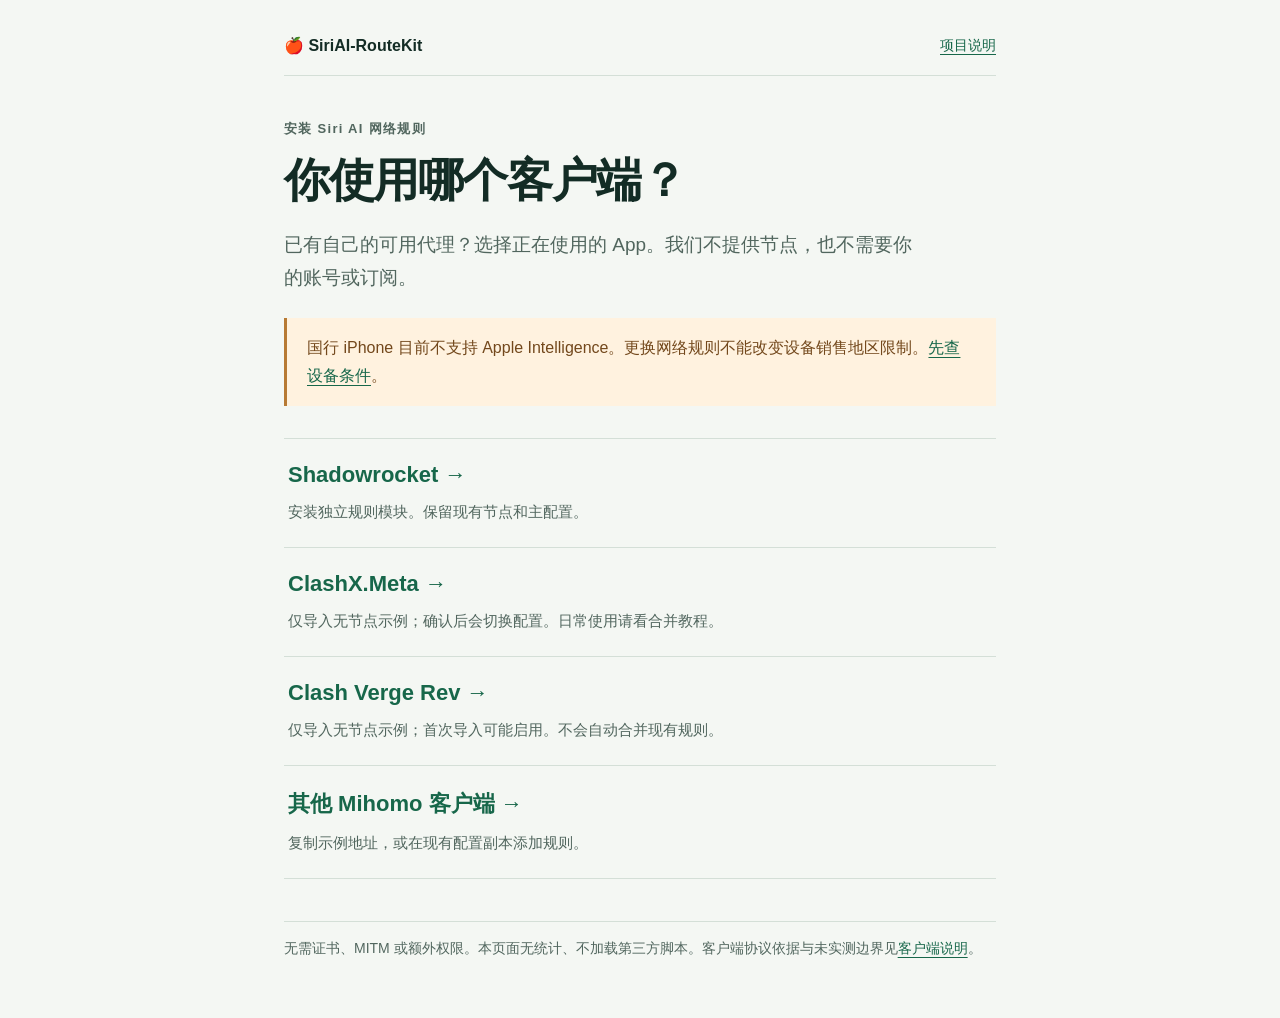
<file: install/index.html>
<!doctype html>
<html lang="zh-CN">
<head><meta charset="utf-8"><meta name="viewport" content="width=device-width,initial-scale=1"><title>选择客户端 · SiriAI-RouteKit</title><link rel="stylesheet" href="style.css"></head>
<body><main>
<header><strong>🍎 SiriAI-RouteKit</strong><a href="https://github.com/BrownieCoder/SiriAI-RouteKit">项目说明</a></header>
<p class="eyebrow">安装 Siri AI 网络规则</p><h1>你使用哪个客户端？</h1>
<p class="intro">已有自己的可用代理？选择正在使用的 App。我们不提供节点，也不需要你的账号或订阅。</p>
<p class="notice">国行 iPhone 目前不支持 Apple Intelligence。更换网络规则不能改变设备销售地区限制。<a href="https://github.com/BrownieCoder/SiriAI-RouteKit/blob/main/docs/设备与账号要求.md">先查设备条件</a>。</p>
<nav class="choices" aria-label="选择代理客户端">
<a class="choice" href="shadowrocket.html"><h2>Shadowrocket →</h2><span>安装独立规则模块。保留现有节点和主配置。</span></a>
<a class="choice" href="clashx-meta.html"><h2>ClashX.Meta →</h2><span>仅导入无节点示例；确认后会切换配置。日常使用请看合并教程。</span></a>
<a class="choice" href="clash-verge-rev.html"><h2>Clash Verge Rev →</h2><span>仅导入无节点示例；首次导入可能启用。不会自动合并现有规则。</span></a>
<a class="choice" href="mihomo.html"><h2>其他 Mihomo 客户端 →</h2><span>复制示例地址，或在现有配置副本添加规则。</span></a>
</nav>
<footer>无需证书、MITM 或额外权限。本页面无统计、不加载第三方脚本。客户端协议依据与未实测边界见<a href="https://github.com/BrownieCoder/SiriAI-RouteKit/blob/main/docs/客户端导入能力.md">客户端说明</a>。</footer>
</main></body></html>
</file>
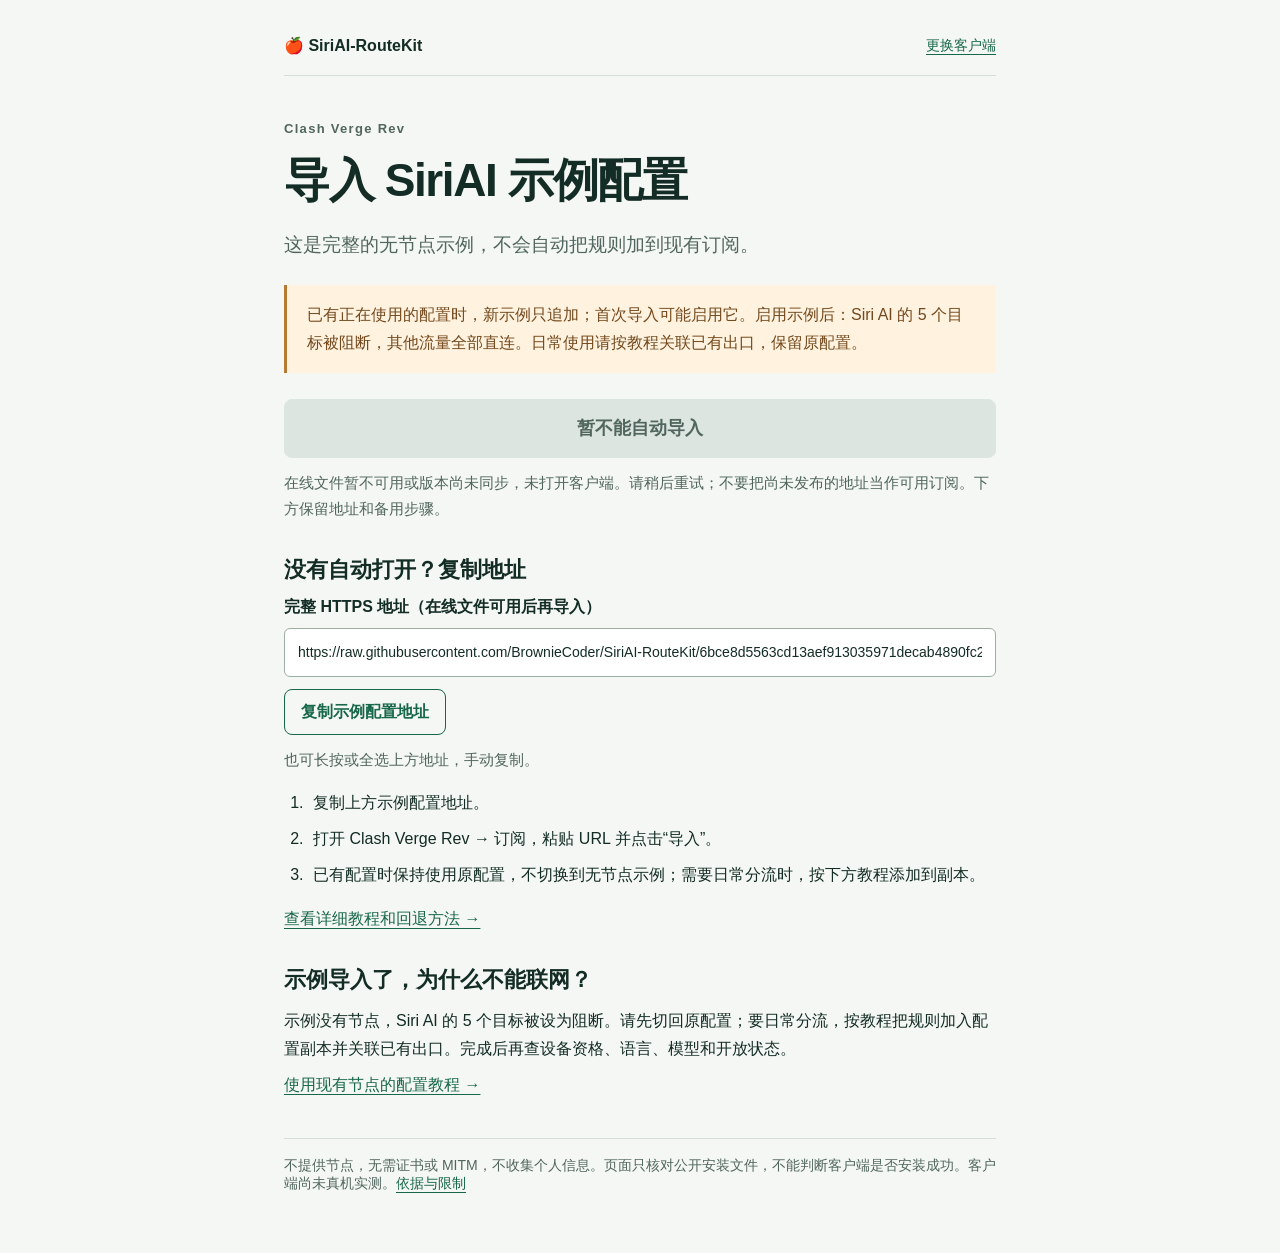
<file: install/clash-verge-rev.html>
<!doctype html>
<html lang="zh-CN">
<head><meta charset="utf-8"><meta name="viewport" content="width=device-width,initial-scale=1"><title>导入 SiriAI 示例配置 · SiriAI-RouteKit</title><link rel="stylesheet" href="style.css"><script src="install.js" defer></script></head>
<body data-client="clash-verge-rev"><main>
<header><strong>🍎 SiriAI-RouteKit</strong><a href="index.html">更换客户端</a></header>
<p class="eyebrow">Clash Verge Rev</p><h1>导入 SiriAI 示例配置</h1><p class="intro">这是完整的无节点示例，不会自动把规则加到现有订阅。</p>
<p class="notice">已有正在使用的配置时，新示例只追加；首次导入可能启用它。启用示例后：Siri AI 的 5 个目标被阻断，其他流量全部直连。日常使用请按教程关联已有出口，保留原配置。</p>
<div class="actions"><a class="primary" id="open-client" role="button" aria-disabled="true" tabindex="0">正在检查在线文件…</a><p class="status" id="status" role="status">正在检查在线文件；不可用时不会启动客户端。</p></div>
<noscript><p class="notice">浏览器未启用 JavaScript。请使用下方地址手动导入；若地址返回 404，说明在线资源尚未发布。无需更改浏览器权限。</p></noscript>
<section aria-labelledby="fallback"><h2 id="fallback">没有自动打开？复制地址</h2>
<label for="resource-url">完整 HTTPS 地址（在线文件可用后再导入）</label><input id="resource-url" type="url" value="https://raw.githubusercontent.com/BrownieCoder/SiriAI-RouteKit/6bce8d5563cd13aef913035971decab4890fc267/examples/clash-remote.yaml" readonly spellcheck="false">
<button id="copy-url" type="button" hidden>复制示例配置地址</button><p id="copy-status" class="status" role="status">也可长按或全选上方地址，手动复制。</p>
<ol><li>复制上方示例配置地址。</li><li>打开 Clash Verge Rev → 订阅，粘贴 URL 并点击“导入”。</li><li>已有配置时保持使用原配置，不切换到无节点示例；需要日常分流时，按下方教程添加到副本。</li></ol>
<p><a href="https://github.com/BrownieCoder/SiriAI-RouteKit/blob/main/docs/Clash-Meta教程.md">查看详细教程和回退方法 →</a></p></section>
<section><h2>示例导入了，为什么不能联网？</h2><p>示例没有节点，Siri AI 的 5 个目标被设为阻断。请先切回原配置；要日常分流，按教程把规则加入配置副本并关联已有出口。完成后再查设备资格、语言、模型和开放状态。</p><a href="https://github.com/BrownieCoder/SiriAI-RouteKit/blob/main/docs/Clash-Meta教程.md#在当前配置副本添加">使用现有节点的配置教程 →</a></section>
<footer>不提供节点，无需证书或 MITM，不收集个人信息。页面只核对公开安装文件，不能判断客户端是否安装成功。客户端尚未真机实测。<a href="https://github.com/BrownieCoder/SiriAI-RouteKit/blob/main/docs/客户端导入能力.md">依据与限制</a></footer>
</main></body></html>
</file>
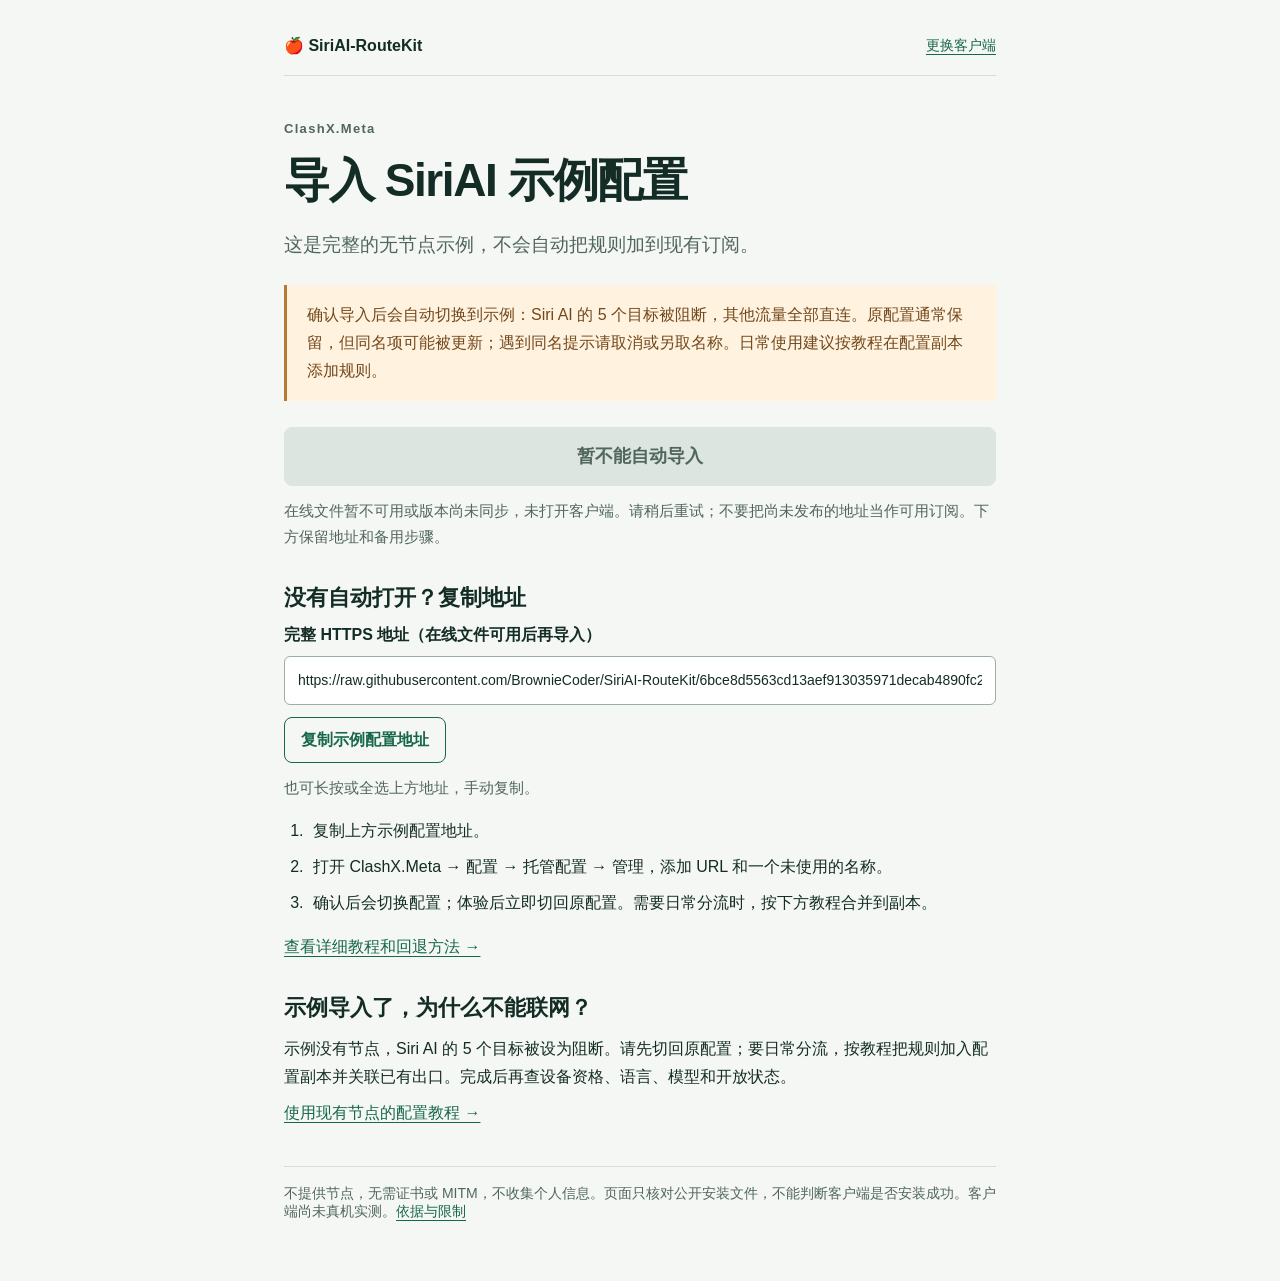
<file: install/clashx-meta.html>
<!doctype html>
<html lang="zh-CN">
<head><meta charset="utf-8"><meta name="viewport" content="width=device-width,initial-scale=1"><title>导入 SiriAI 示例配置 · SiriAI-RouteKit</title><link rel="stylesheet" href="style.css"><script src="install.js" defer></script></head>
<body data-client="clashx-meta"><main>
<header><strong>🍎 SiriAI-RouteKit</strong><a href="index.html">更换客户端</a></header>
<p class="eyebrow">ClashX.Meta</p><h1>导入 SiriAI 示例配置</h1><p class="intro">这是完整的无节点示例，不会自动把规则加到现有订阅。</p>
<p class="notice">确认导入后会自动切换到示例：Siri AI 的 5 个目标被阻断，其他流量全部直连。原配置通常保留，但同名项可能被更新；遇到同名提示请取消或另取名称。日常使用建议按教程在配置副本添加规则。</p>
<div class="actions"><a class="primary" id="open-client" role="button" aria-disabled="true" tabindex="0">正在检查在线文件…</a><p class="status" id="status" role="status">正在检查在线文件；不可用时不会启动客户端。</p></div>
<noscript><p class="notice">浏览器未启用 JavaScript。请使用下方地址手动导入；若地址返回 404，说明在线资源尚未发布。无需更改浏览器权限。</p></noscript>
<section aria-labelledby="fallback"><h2 id="fallback">没有自动打开？复制地址</h2>
<label for="resource-url">完整 HTTPS 地址（在线文件可用后再导入）</label><input id="resource-url" type="url" value="https://raw.githubusercontent.com/BrownieCoder/SiriAI-RouteKit/6bce8d5563cd13aef913035971decab4890fc267/examples/clash-remote.yaml" readonly spellcheck="false">
<button id="copy-url" type="button" hidden>复制示例配置地址</button><p id="copy-status" class="status" role="status">也可长按或全选上方地址，手动复制。</p>
<ol><li>复制上方示例配置地址。</li><li>打开 ClashX.Meta → 配置 → 托管配置 → 管理，添加 URL 和一个未使用的名称。</li><li>确认后会切换配置；体验后立即切回原配置。需要日常分流时，按下方教程合并到副本。</li></ol>
<p><a href="https://github.com/BrownieCoder/SiriAI-RouteKit/blob/main/docs/Clash-Meta教程.md">查看详细教程和回退方法 →</a></p></section>
<section><h2>示例导入了，为什么不能联网？</h2><p>示例没有节点，Siri AI 的 5 个目标被设为阻断。请先切回原配置；要日常分流，按教程把规则加入配置副本并关联已有出口。完成后再查设备资格、语言、模型和开放状态。</p><a href="https://github.com/BrownieCoder/SiriAI-RouteKit/blob/main/docs/Clash-Meta教程.md#在当前配置副本添加">使用现有节点的配置教程 →</a></section>
<footer>不提供节点，无需证书或 MITM，不收集个人信息。页面只核对公开安装文件，不能判断客户端是否安装成功。客户端尚未真机实测。<a href="https://github.com/BrownieCoder/SiriAI-RouteKit/blob/main/docs/客户端导入能力.md">依据与限制</a></footer>
</main></body></html>
</file>
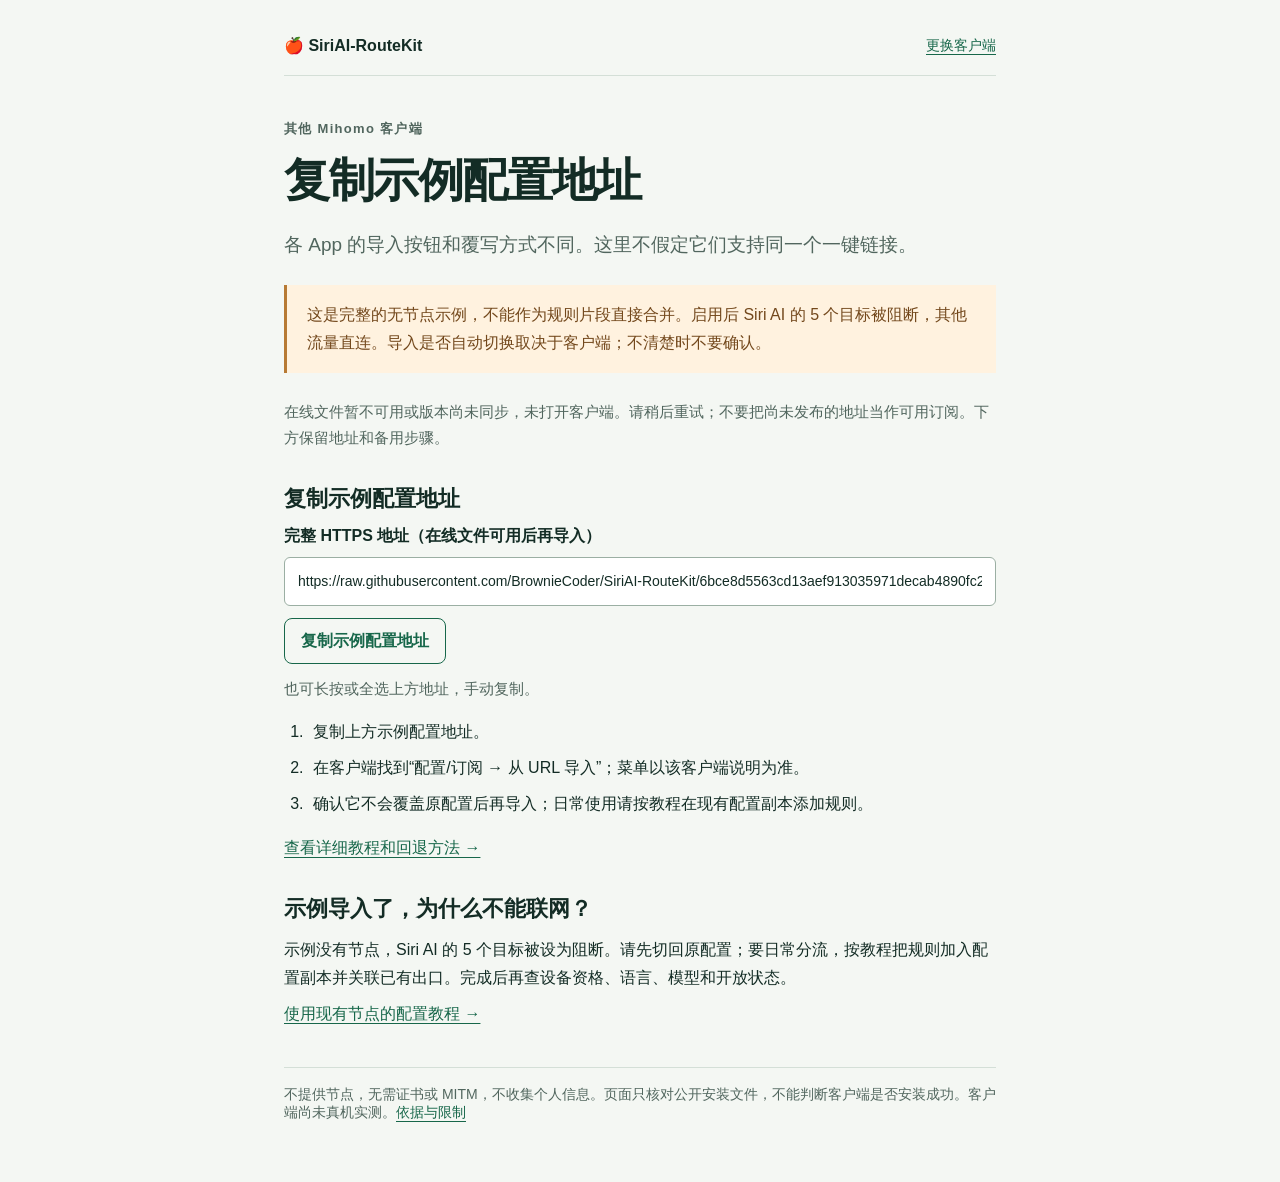
<file: install/mihomo.html>
<!doctype html>
<html lang="zh-CN">
<head><meta charset="utf-8"><meta name="viewport" content="width=device-width,initial-scale=1"><title>复制示例配置地址 · SiriAI-RouteKit</title><link rel="stylesheet" href="style.css"><script src="install.js" defer></script></head>
<body data-client="mihomo"><main>
<header><strong>🍎 SiriAI-RouteKit</strong><a href="index.html">更换客户端</a></header>
<p class="eyebrow">其他 Mihomo 客户端</p><h1>复制示例配置地址</h1><p class="intro">各 App 的导入按钮和覆写方式不同。这里不假定它们支持同一个一键链接。</p>
<p class="notice">这是完整的无节点示例，不能作为规则片段直接合并。启用后 Siri AI 的 5 个目标被阻断，其他流量直连。导入是否自动切换取决于客户端；不清楚时不要确认。</p>
<div class="actions"><p class="status" id="status" role="status">正在检查在线文件；不可用时不会启动客户端。</p></div>
<noscript><p class="notice">浏览器未启用 JavaScript。请使用下方地址手动导入；若地址返回 404，说明在线资源尚未发布。无需更改浏览器权限。</p></noscript>
<section aria-labelledby="fallback"><h2 id="fallback">复制示例配置地址</h2>
<label for="resource-url">完整 HTTPS 地址（在线文件可用后再导入）</label><input id="resource-url" type="url" value="https://raw.githubusercontent.com/BrownieCoder/SiriAI-RouteKit/6bce8d5563cd13aef913035971decab4890fc267/examples/clash-remote.yaml" readonly spellcheck="false">
<button id="copy-url" type="button" hidden>复制示例配置地址</button><p id="copy-status" class="status" role="status">也可长按或全选上方地址，手动复制。</p>
<ol><li>复制上方示例配置地址。</li><li>在客户端找到“配置/订阅 → 从 URL 导入”；菜单以该客户端说明为准。</li><li>确认它不会覆盖原配置后再导入；日常使用请按教程在现有配置副本添加规则。</li></ol>
<p><a href="https://github.com/BrownieCoder/SiriAI-RouteKit/blob/main/docs/Clash-Meta教程.md">查看详细教程和回退方法 →</a></p></section>
<section><h2>示例导入了，为什么不能联网？</h2><p>示例没有节点，Siri AI 的 5 个目标被设为阻断。请先切回原配置；要日常分流，按教程把规则加入配置副本并关联已有出口。完成后再查设备资格、语言、模型和开放状态。</p><a href="https://github.com/BrownieCoder/SiriAI-RouteKit/blob/main/docs/Clash-Meta教程.md#在当前配置副本添加">使用现有节点的配置教程 →</a></section>
<footer>不提供节点，无需证书或 MITM，不收集个人信息。页面只核对公开安装文件，不能判断客户端是否安装成功。客户端尚未真机实测。<a href="https://github.com/BrownieCoder/SiriAI-RouteKit/blob/main/docs/客户端导入能力.md">依据与限制</a></footer>
</main></body></html>
</file>
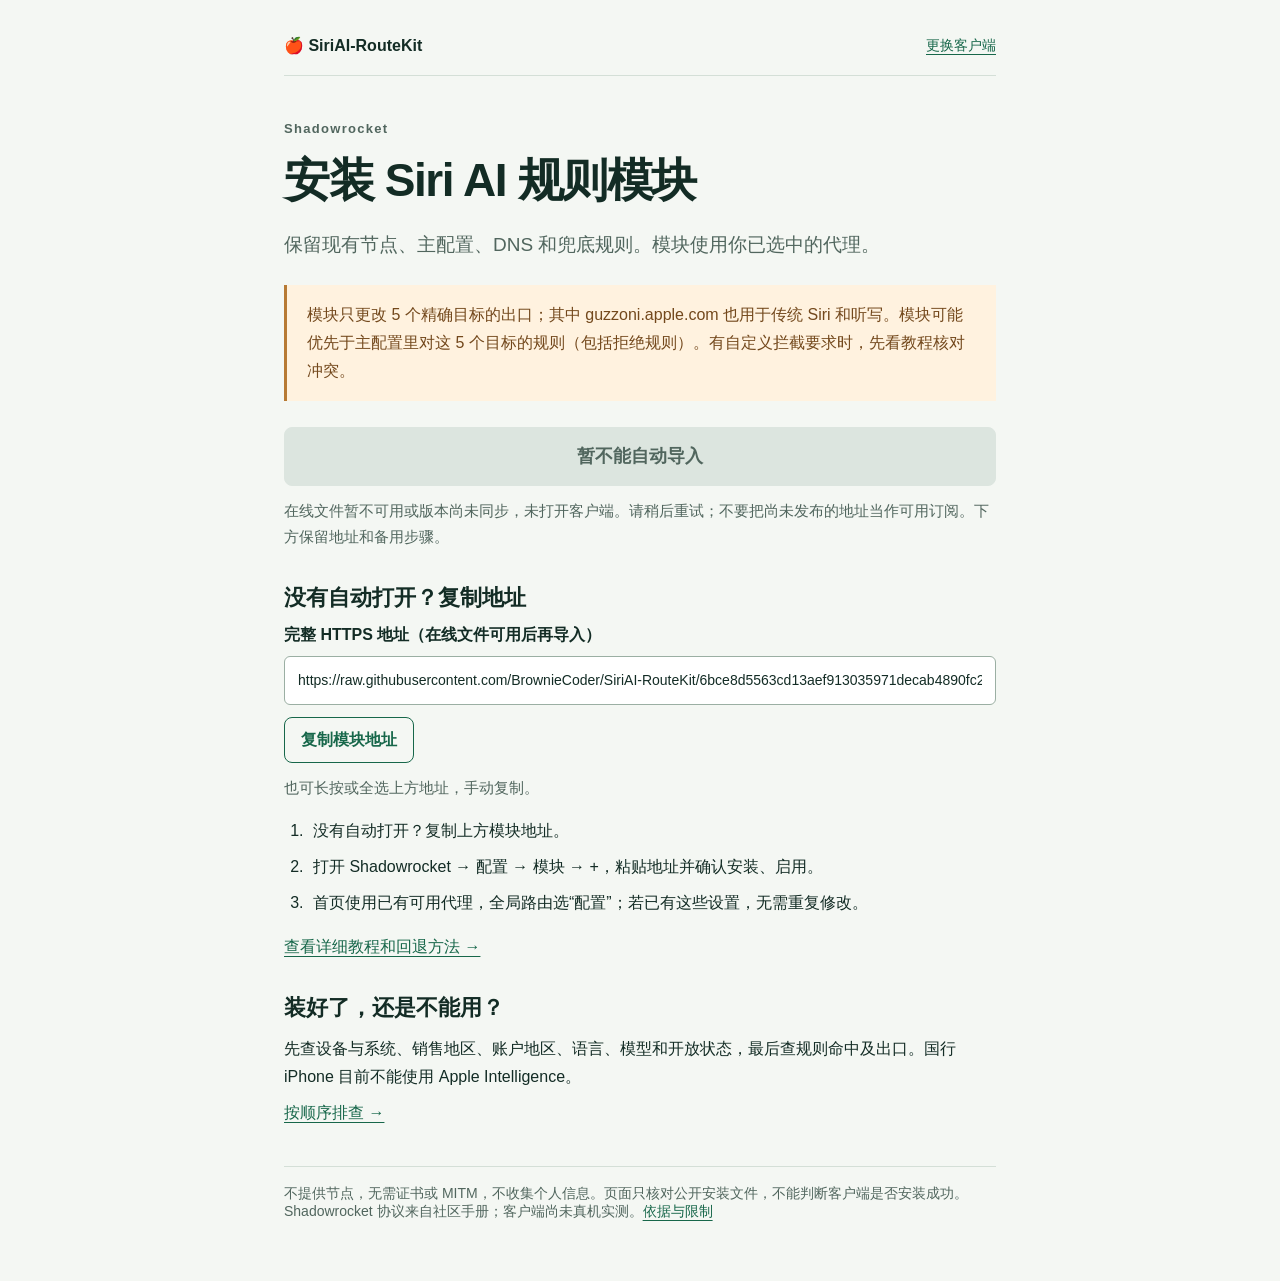
<file: install/shadowrocket.html>
<!doctype html>
<html lang="zh-CN">
<head><meta charset="utf-8"><meta name="viewport" content="width=device-width,initial-scale=1"><title>安装 Siri AI 规则模块 · SiriAI-RouteKit</title><link rel="stylesheet" href="style.css"><script src="install.js" defer></script></head>
<body data-client="shadowrocket"><main>
<header><strong>🍎 SiriAI-RouteKit</strong><a href="index.html">更换客户端</a></header>
<p class="eyebrow">Shadowrocket</p><h1>安装 Siri AI 规则模块</h1><p class="intro">保留现有节点、主配置、DNS 和兜底规则。模块使用你已选中的代理。</p>
<p class="notice">模块只更改 5 个精确目标的出口；其中 guzzoni.apple.com 也用于传统 Siri 和听写。模块可能优先于主配置里对这 5 个目标的规则（包括拒绝规则）。有自定义拦截要求时，先看教程核对冲突。</p>
<div class="actions"><a class="primary" id="open-client" role="button" aria-disabled="true" tabindex="0">正在检查在线文件…</a><p class="status" id="status" role="status">正在检查在线文件；不可用时不会启动客户端。</p></div>
<noscript><p class="notice">浏览器未启用 JavaScript。请使用下方地址手动导入；若地址返回 404，说明在线资源尚未发布。无需更改浏览器权限。</p></noscript>
<section aria-labelledby="fallback"><h2 id="fallback">没有自动打开？复制地址</h2>
<label for="resource-url">完整 HTTPS 地址（在线文件可用后再导入）</label><input id="resource-url" type="url" value="https://raw.githubusercontent.com/BrownieCoder/SiriAI-RouteKit/6bce8d5563cd13aef913035971decab4890fc267/modules/siri-ai.module" readonly spellcheck="false">
<button id="copy-url" type="button" hidden>复制模块地址</button><p id="copy-status" class="status" role="status">也可长按或全选上方地址，手动复制。</p>
<ol><li>没有自动打开？复制上方模块地址。</li><li>打开 Shadowrocket → 配置 → 模块 → +，粘贴地址并确认安装、启用。</li><li>首页使用已有可用代理，全局路由选“配置”；若已有这些设置，无需重复修改。</li></ol>
<p><a href="https://github.com/BrownieCoder/SiriAI-RouteKit/blob/main/docs/Shadowrocket教程.md">查看详细教程和回退方法 →</a></p></section>
<section><h2>装好了，还是不能用？</h2><p>先查设备与系统、销售地区、账户地区、语言、模型和开放状态，最后查规则命中及出口。国行 iPhone 目前不能使用 Apple Intelligence。</p><a href="https://github.com/BrownieCoder/SiriAI-RouteKit/blob/main/docs/排障指南.md">按顺序排查 →</a></section>
<footer>不提供节点，无需证书或 MITM，不收集个人信息。页面只核对公开安装文件，不能判断客户端是否安装成功。Shadowrocket 协议来自社区手册；客户端尚未真机实测。<a href="https://github.com/BrownieCoder/SiriAI-RouteKit/blob/main/docs/客户端导入能力.md">依据与限制</a></footer>
</main></body></html>
</file>
<file: install/style.css>
:root{color-scheme:light;--ink:#132c25;--muted:#51665e;--accent:#17674a;--paper:#f4f7f3;--line:#d4dfd7;--warn:#73481c;font-family:-apple-system,BlinkMacSystemFont,"Segoe UI","PingFang SC","Microsoft YaHei",sans-serif;color:var(--ink);background:var(--paper)}
*{box-sizing:border-box}body{margin:0}main{max-width:760px;padding:36px 24px 60px;margin:auto}header{display:flex;align-items:center;justify-content:space-between;gap:12px;border-bottom:1px solid var(--line);padding-bottom:20px;margin-bottom:42px}header a{font-size:14px}a{color:var(--accent);text-underline-offset:4px}h1{font-size:clamp(30px,6vw,46px);line-height:1.2;letter-spacing:-.03em;margin:12px 0 20px}h2{font-size:22px;margin:0 0 12px}h3{font-size:19px;margin:0 0 8px}p,li{line-height:1.75}p{margin:12px 0}.intro{font-size:19px;color:var(--muted);max-width:34em}.eyebrow{font-size:13px;font-weight:650;letter-spacing:.1em;color:var(--muted)}.notice{padding:16px 20px;background:#fff2df;border-left:3px solid #b77a34;color:var(--warn);margin:24px 0}.choices{margin:32px 0}.choice{display:block;text-decoration:none;border-top:1px solid var(--line);padding:23px 4px}.choice:last-child{border-bottom:1px solid var(--line)}.choice span{display:block;color:var(--muted);font-size:15px;line-height:1.6}.choice:hover h2{text-decoration:underline}.actions{margin:26px 0}.primary,button{font:inherit;font-weight:600;display:inline-block;text-align:center;padding:15px 22px;border:1px solid var(--accent);border-radius:8px;background:var(--accent);color:white;text-decoration:none;cursor:pointer;line-height:1.5}.primary{width:100%;font-size:18px}.primary[aria-disabled="true"]{background:#dce5df;color:#51665e;border-color:#dce5df;cursor:default}button{background:transparent;color:var(--accent);padding:10px 16px}.status{font-size:15px;color:var(--muted);min-height:26px}section{margin:32px 0}label{display:block;font-weight:600;margin:0 0 10px}input{width:100%;padding:13px;font-size:14px;line-height:1.5;border:1px solid #9bafa3;border-radius:6px;background:white;color:var(--ink);margin:0 0 12px}ol{padding-left:24px}li{padding-left:5px;margin:8px 0}.small,footer{font-size:14px;color:var(--muted)}footer{border-top:1px solid var(--line);padding-top:18px;margin-top:42px}a:focus-visible,button:focus-visible,input:focus-visible{outline:3px solid #c07913;outline-offset:4px}[hidden]{display:none!important}code{overflow-wrap:anywhere} @media(max-width:460px){main{padding:22px 18px 40px}header{margin-bottom:30px}.notice{padding:13px 15px}button{width:100%}}
</file>
